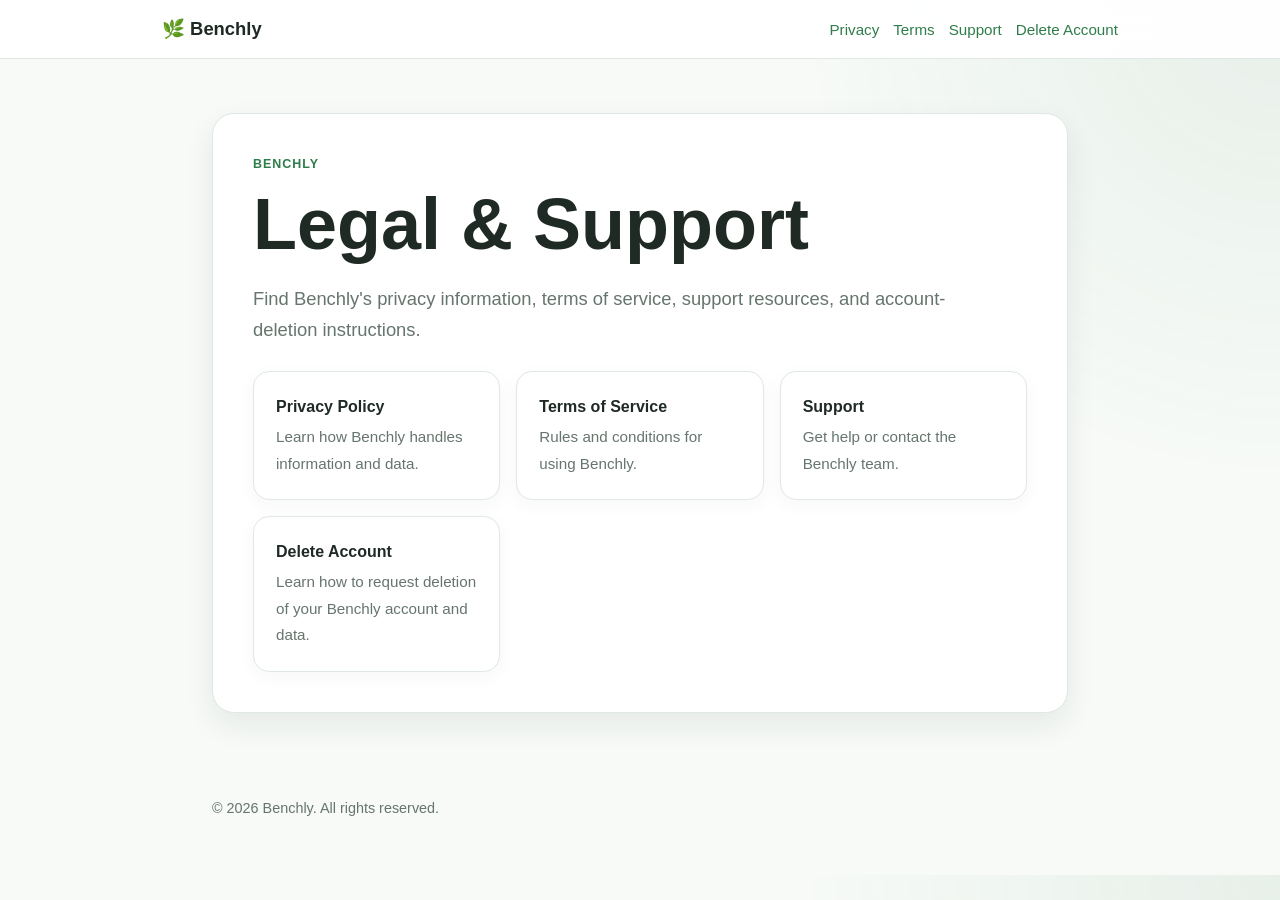
<file: index.html>
<!doctype html>
<html lang="en">
<head>
  <meta charset="utf-8">
  <meta name="viewport" content="width=device-width, initial-scale=1">
  <meta name="description" content="Legal & Support for Benchly">
  <title>Legal & Support | Benchly</title>
  <link rel="stylesheet" href="styles.css">
</head>
<body>

<header class="site-header">
  <nav class="nav">
    <a class="brand" href="index.html">🌿 Benchly</a>
    <div class="nav-links">
      <a href="privacy.html">Privacy</a>
      <a href="terms.html">Terms</a>
      <a href="support.html">Support</a>
      <a href="delete-account.html">Delete Account</a>
    </div>
  </nav>
</header>

<main class="container">

<section class="hero">
  <div class="eyebrow">Benchly</div>
  <h1>Legal & Support</h1>
  <p class="lead">
    Find Benchly's privacy information, terms of service, support resources,
    and account-deletion instructions.
  </p>

  <div class="card-grid">
    <a class="card" href="privacy.html">
      <strong>Privacy Policy</strong>
      <span>Learn how Benchly handles information and data.</span>
    </a>
    <a class="card" href="terms.html">
      <strong>Terms of Service</strong>
      <span>Rules and conditions for using Benchly.</span>
    </a>
    <a class="card" href="support.html">
      <strong>Support</strong>
      <span>Get help or contact the Benchly team.</span>
    </a>
    <a class="card" href="delete-account.html">
      <strong>Delete Account</strong>
      <span>Learn how to request deletion of your Benchly account and data.</span>
    </a>
  </div>
</section>

</main>

<footer>
  <p>© 2026 Benchly. All rights reserved.</p>
</footer>

</body>
</html>
</file>
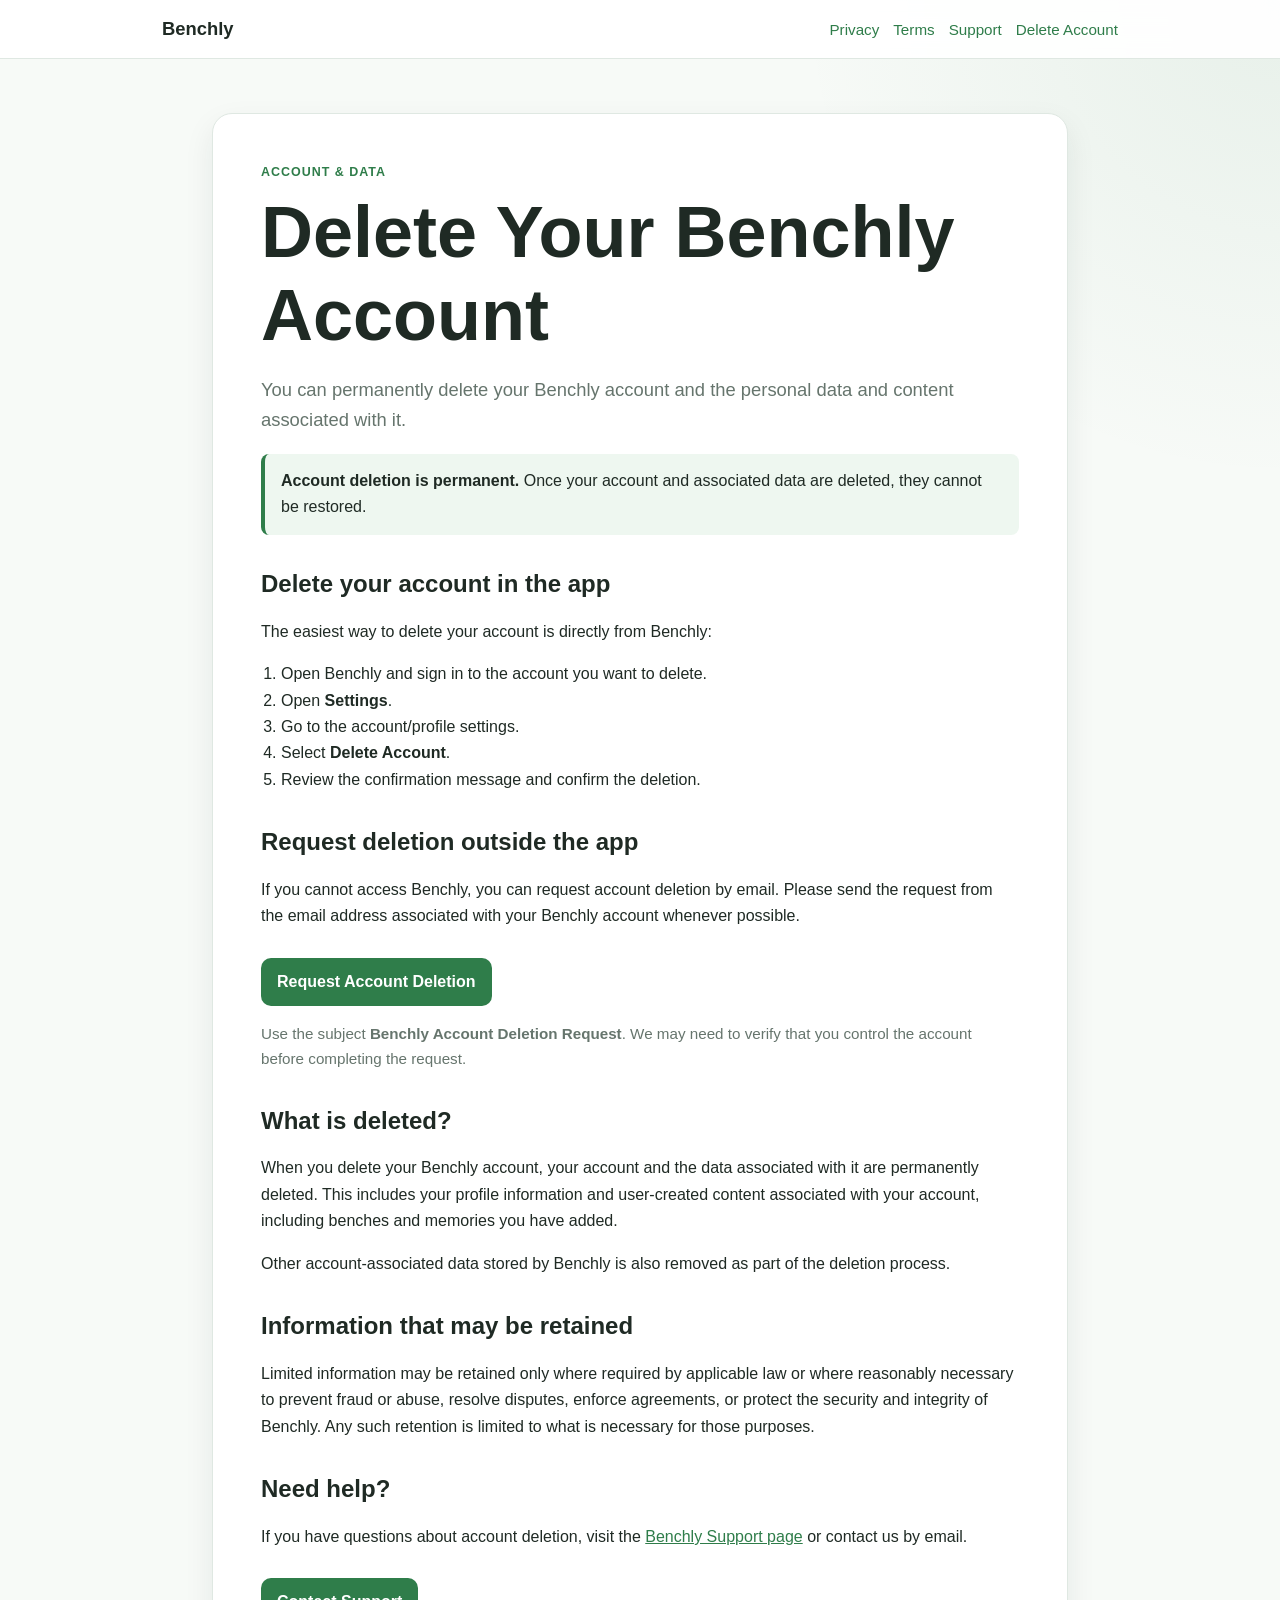
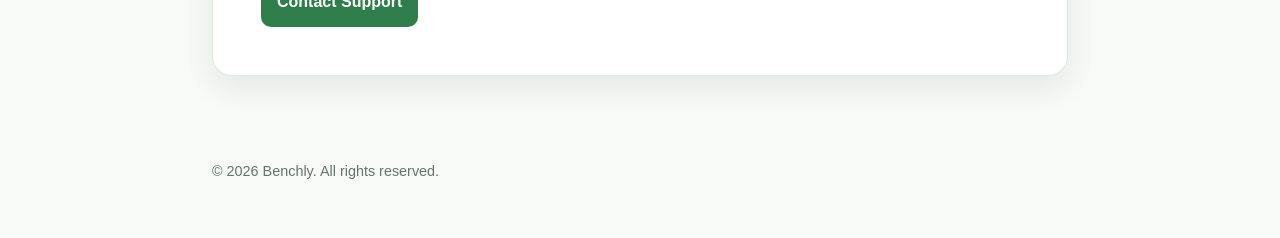
<file: delete-account.html>
<!DOCTYPE html>
<html lang="en">
<head>
  <meta charset="UTF-8" />
  <meta name="viewport" content="width=device-width, initial-scale=1.0" />
  <meta name="description" content="Learn how to permanently delete your Benchly account and associated data." />
  <title>Delete Account | Benchly</title>
  <link rel="stylesheet" href="styles.css" />
</head>
<body>
  <header class="site-header">
    <nav class="nav">
      <a class="brand" href="index.html">Benchly</a>
      <div class="nav-links">
        <a href="privacy.html">Privacy</a>
        <a href="terms.html">Terms</a>
        <a href="support.html">Support</a>
        <a href="delete-account.html">Delete Account</a>
      </div>
    </nav>
  </header>

  <main class="container">
    <article class="legal">
      <div class="eyebrow">Account &amp; Data</div>
      <h1>Delete Your Benchly Account</h1>
      <p class="lead">
        You can permanently delete your Benchly account and the personal data
        and content associated with it.
      </p>

      <div class="notice">
        <strong>Account deletion is permanent.</strong>
        Once your account and associated data are deleted, they cannot be restored.
      </div>

      <h2>Delete your account in the app</h2>
      <p>The easiest way to delete your account is directly from Benchly:</p>
      <ol>
        <li>Open Benchly and sign in to the account you want to delete.</li>
        <li>Open <strong>Settings</strong>.</li>
        <li>Go to the account/profile settings.</li>
        <li>Select <strong>Delete Account</strong>.</li>
        <li>Review the confirmation message and confirm the deletion.</li>
      </ol>

      <h2>Request deletion outside the app</h2>
      <p>
        If you cannot access Benchly, you can request account deletion by email.
        Please send the request from the email address associated with your
        Benchly account whenever possible.
      </p>

      <a
        class="button"
        href="mailto:vladimirjosifoski94@gmail.com?subject=Benchly%20Account%20Deletion%20Request"
      >
        Request Account Deletion
      </a>

      <p class="meta">
        Use the subject <strong>Benchly Account Deletion Request</strong>.
        We may need to verify that you control the account before completing the request.
      </p>

      <h2>What is deleted?</h2>
      <p>
        When you delete your Benchly account, your account and the data associated
        with it are permanently deleted. This includes your profile information
        and user-created content associated with your account, including benches
        and memories you have added.
      </p>
      <p>
        Other account-associated data stored by Benchly is also removed as part
        of the deletion process.
      </p>

      <h2>Information that may be retained</h2>
      <p>
        Limited information may be retained only where required by applicable law
        or where reasonably necessary to prevent fraud or abuse, resolve disputes,
        enforce agreements, or protect the security and integrity of Benchly.
        Any such retention is limited to what is necessary for those purposes.
      </p>

      <h2>Need help?</h2>
      <p>
        If you have questions about account deletion, visit the
        <a href="support.html">Benchly Support page</a> or contact us by email.
      </p>

      <a class="button" href="mailto:vladimirjosifoski94@gmail.com">
        Contact Support
      </a>
    </article>
  </main>

  <footer>
    <p>© 2026 Benchly. All rights reserved.</p>
  </footer>
</body>
</html>
</file>
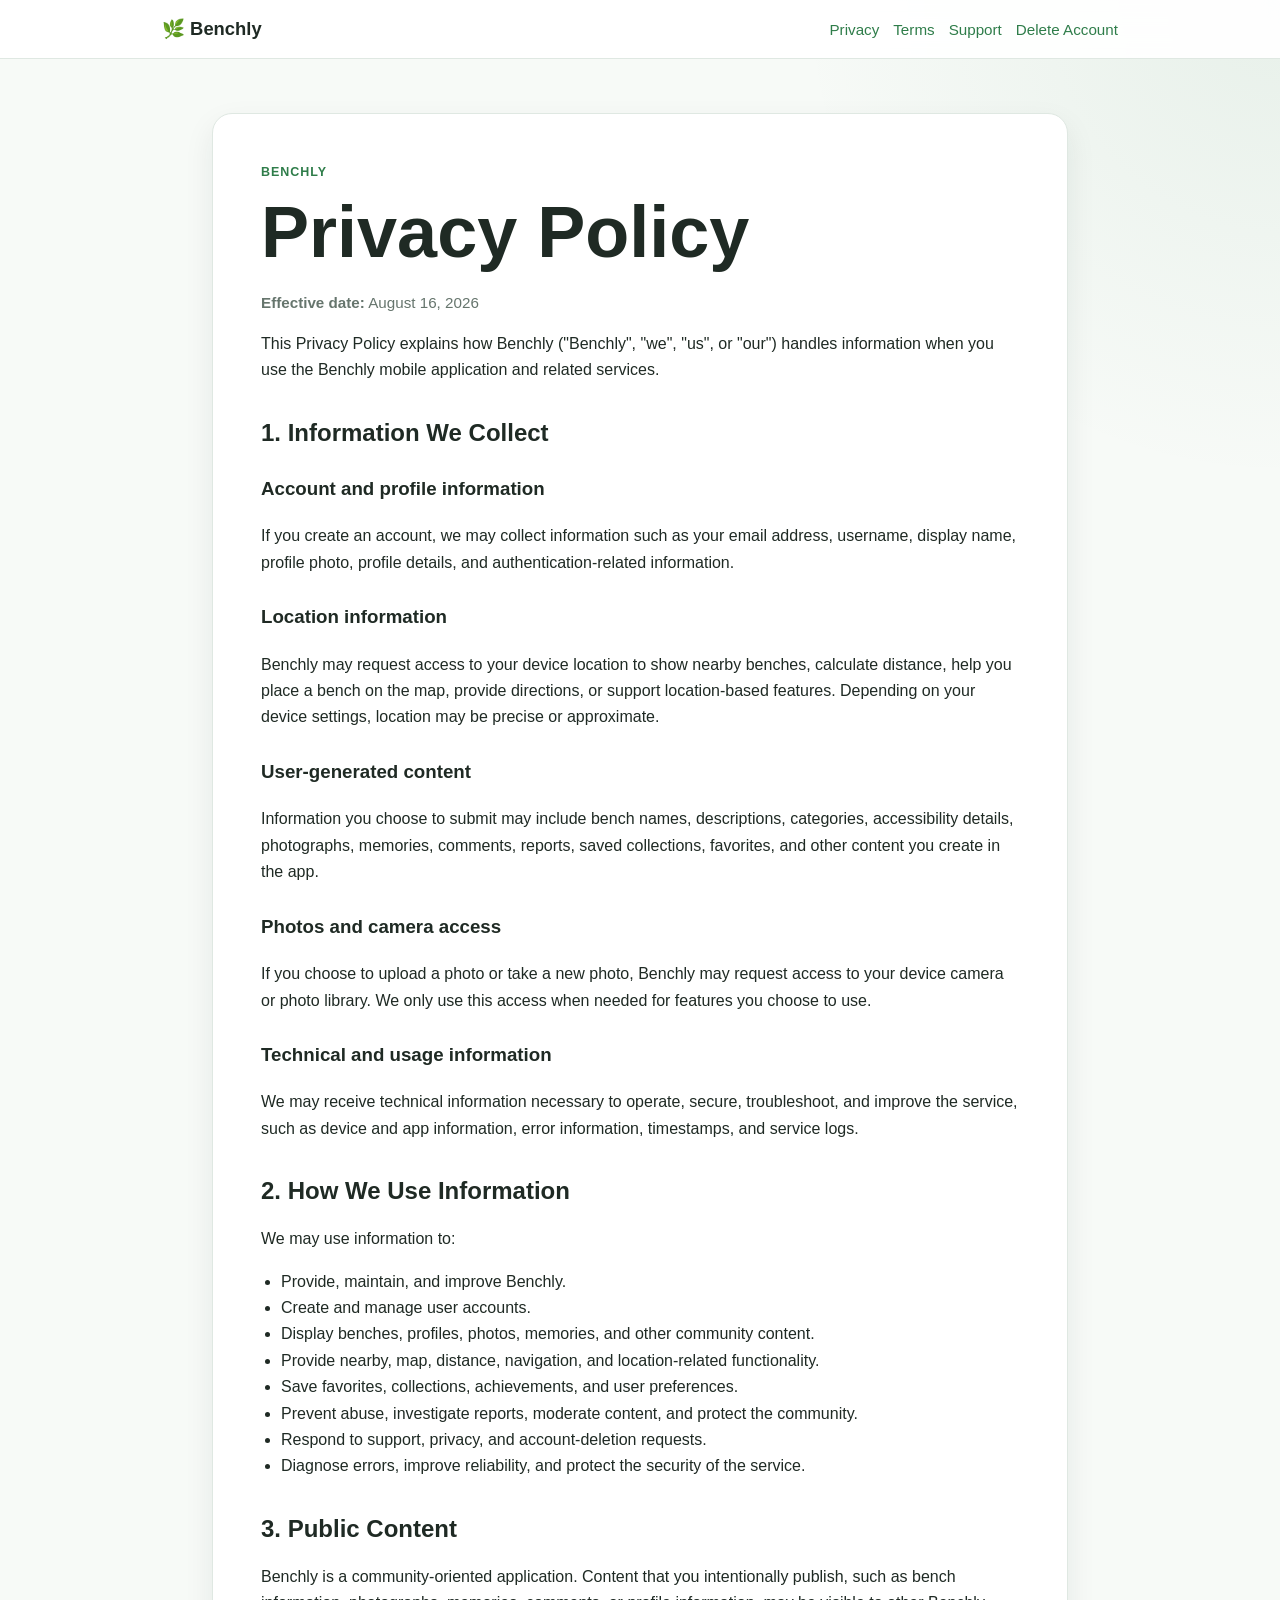
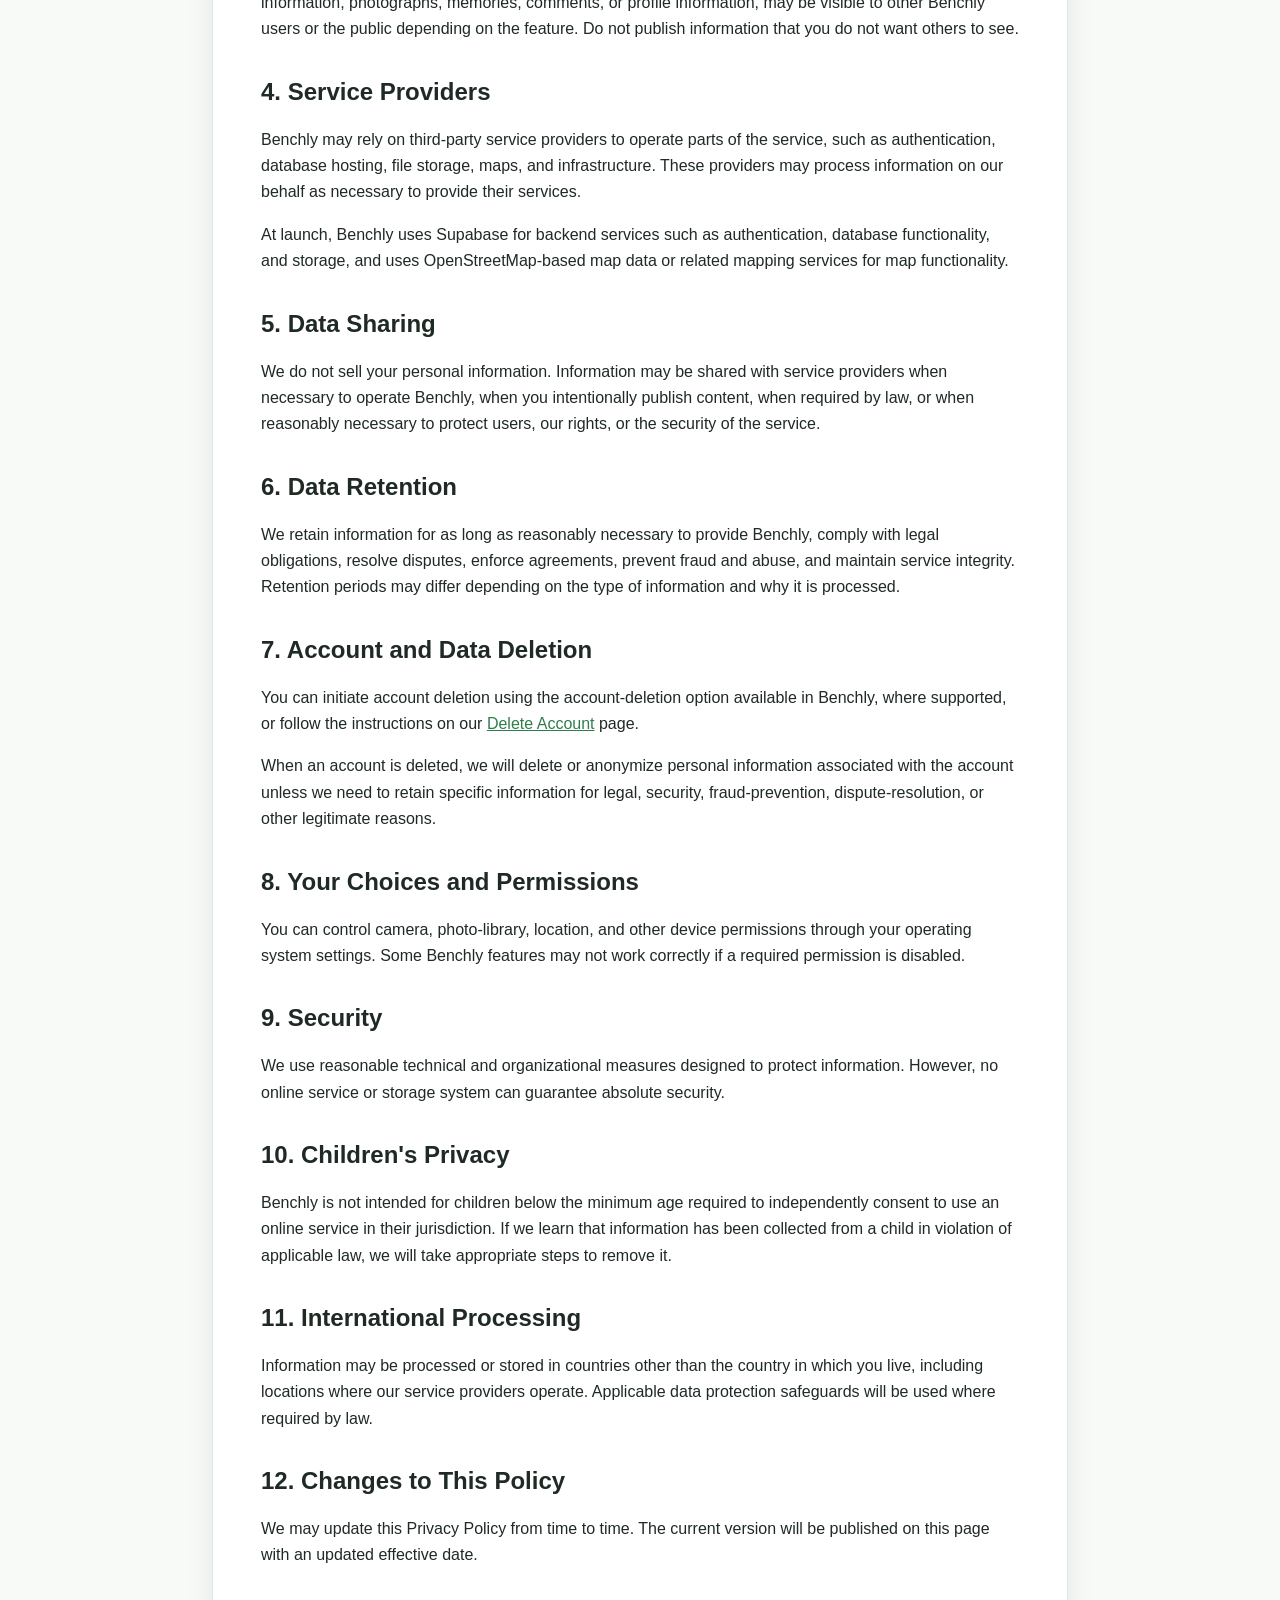
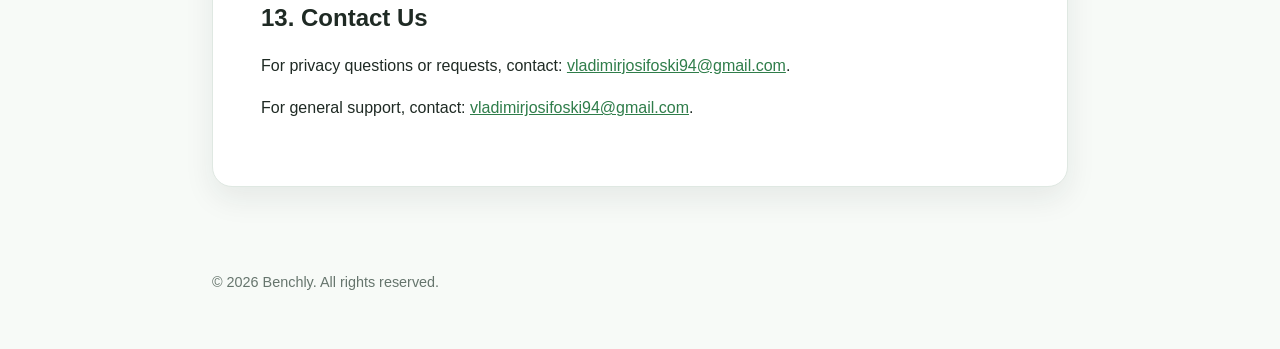
<file: privacy.html>
<!doctype html>
<html lang="en">
  <head>
    <meta charset="utf-8" />
    <meta name="viewport" content="width=device-width, initial-scale=1" />
    <meta name="description" content="Privacy Policy for Benchly" />
    <title>Privacy Policy | Benchly</title>
    <link rel="stylesheet" href="styles.css" />
  </head>
  <body>
    <header class="site-header">
      <nav class="nav">
        <a class="brand" href="index.html">🌿 Benchly</a>
        <div class="nav-links">
          <a href="privacy.html">Privacy</a>
          <a href="terms.html">Terms</a>
          <a href="support.html">Support</a>
          <a href="delete-account.html">Delete Account</a>
        </div>
      </nav>
    </header>

    <main class="container">
      <article class="legal">
        <div class="eyebrow">Benchly</div>
        <h1>Privacy Policy</h1>
        <p class="meta"><strong>Effective date:</strong> August 16, 2026</p>

        <p>
          This Privacy Policy explains how Benchly ("Benchly", "we", "us", or
          "our") handles information when you use the Benchly mobile application
          and related services.
        </p>

        <h2>1. Information We Collect</h2>

        <h3>Account and profile information</h3>
        <p>
          If you create an account, we may collect information such as your
          email address, username, display name, profile photo, profile details,
          and authentication-related information.
        </p>

        <h3>Location information</h3>
        <p>
          Benchly may request access to your device location to show nearby
          benches, calculate distance, help you place a bench on the map,
          provide directions, or support location-based features. Depending on
          your device settings, location may be precise or approximate.
        </p>

        <h3>User-generated content</h3>
        <p>
          Information you choose to submit may include bench names,
          descriptions, categories, accessibility details, photographs,
          memories, comments, reports, saved collections, favorites, and other
          content you create in the app.
        </p>

        <h3>Photos and camera access</h3>
        <p>
          If you choose to upload a photo or take a new photo, Benchly may
          request access to your device camera or photo library. We only use
          this access when needed for features you choose to use.
        </p>

        <h3>Technical and usage information</h3>
        <p>
          We may receive technical information necessary to operate, secure,
          troubleshoot, and improve the service, such as device and app
          information, error information, timestamps, and service logs.
        </p>

        <h2>2. How We Use Information</h2>
        <p>We may use information to:</p>
        <ul>
          <li>Provide, maintain, and improve Benchly.</li>
          <li>Create and manage user accounts.</li>
          <li>
            Display benches, profiles, photos, memories, and other community
            content.
          </li>
          <li>
            Provide nearby, map, distance, navigation, and location-related
            functionality.
          </li>
          <li>
            Save favorites, collections, achievements, and user preferences.
          </li>
          <li>
            Prevent abuse, investigate reports, moderate content, and protect
            the community.
          </li>
          <li>Respond to support, privacy, and account-deletion requests.</li>
          <li>
            Diagnose errors, improve reliability, and protect the security of
            the service.
          </li>
        </ul>

        <h2>3. Public Content</h2>
        <p>
          Benchly is a community-oriented application. Content that you
          intentionally publish, such as bench information, photographs,
          memories, comments, or profile information, may be visible to other
          Benchly users or the public depending on the feature. Do not publish
          information that you do not want others to see.
        </p>

        <h2>4. Service Providers</h2>
        <p>
          Benchly may rely on third-party service providers to operate parts of
          the service, such as authentication, database hosting, file storage,
          maps, and infrastructure. These providers may process information on
          our behalf as necessary to provide their services.
        </p>
        <p>
          At launch, Benchly uses Supabase for backend services such as
          authentication, database functionality, and storage, and uses
          OpenStreetMap-based map data or related mapping services for map
          functionality.
        </p>

        <h2>5. Data Sharing</h2>
        <p>
          We do not sell your personal information. Information may be shared
          with service providers when necessary to operate Benchly, when you
          intentionally publish content, when required by law, or when
          reasonably necessary to protect users, our rights, or the security of
          the service.
        </p>

        <h2>6. Data Retention</h2>
        <p>
          We retain information for as long as reasonably necessary to provide
          Benchly, comply with legal obligations, resolve disputes, enforce
          agreements, prevent fraud and abuse, and maintain service integrity.
          Retention periods may differ depending on the type of information and
          why it is processed.
        </p>

        <h2>7. Account and Data Deletion</h2>
        <p>
          You can initiate account deletion using the account-deletion option
          available in Benchly, where supported, or follow the instructions on
          our
          <a href="delete-account.html">Delete Account</a> page.
        </p>
        <p>
          When an account is deleted, we will delete or anonymize personal
          information associated with the account unless we need to retain
          specific information for legal, security, fraud-prevention,
          dispute-resolution, or other legitimate reasons.
        </p>

        <h2>8. Your Choices and Permissions</h2>
        <p>
          You can control camera, photo-library, location, and other device
          permissions through your operating system settings. Some Benchly
          features may not work correctly if a required permission is disabled.
        </p>

        <h2>9. Security</h2>
        <p>
          We use reasonable technical and organizational measures designed to
          protect information. However, no online service or storage system can
          guarantee absolute security.
        </p>

        <h2>10. Children's Privacy</h2>
        <p>
          Benchly is not intended for children below the minimum age required to
          independently consent to use an online service in their jurisdiction.
          If we learn that information has been collected from a child in
          violation of applicable law, we will take appropriate steps to remove
          it.
        </p>

        <h2>11. International Processing</h2>
        <p>
          Information may be processed or stored in countries other than the
          country in which you live, including locations where our service
          providers operate. Applicable data protection safeguards will be used
          where required by law.
        </p>

        <h2>12. Changes to This Policy</h2>
        <p>
          We may update this Privacy Policy from time to time. The current
          version will be published on this page with an updated effective date.
        </p>

        <h2>13. Contact Us</h2>
        <p>
          For privacy questions or requests, contact:
          <a href="mailto:vladimirjosifoski94@gmail.com"
            >vladimirjosifoski94@gmail.com</a
          >.
        </p>
        <p>
          For general support, contact:
          <a href="mailto:vladimirjosifoski94@gmail.com"
            >vladimirjosifoski94@gmail.com</a
          >.
        </p>
      </article>
    </main>

    <footer>
      <p>© 2026 Benchly. All rights reserved.</p>
    </footer>
  </body>
</html>
</file>
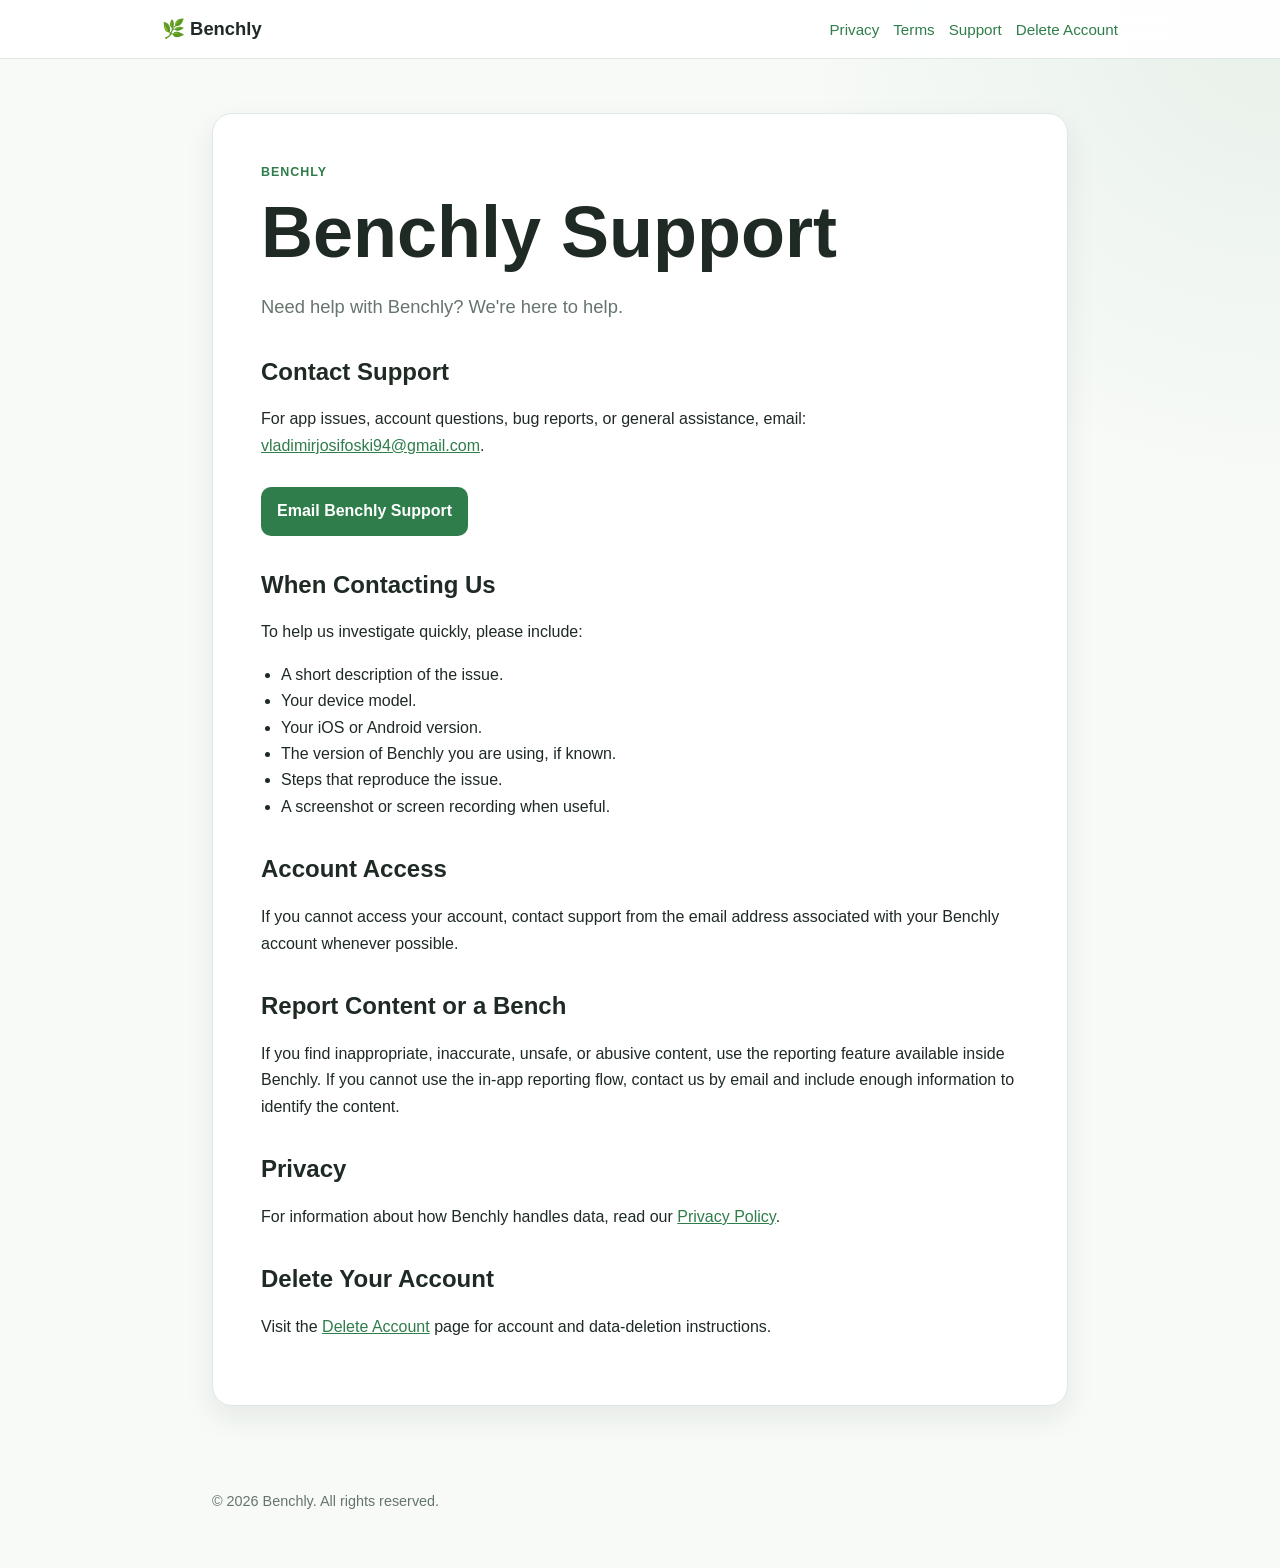
<file: support.html>
<!doctype html>
<html lang="en">
  <head>
    <meta charset="utf-8" />
    <meta name="viewport" content="width=device-width, initial-scale=1" />
    <meta name="description" content="Support for Benchly" />
    <title>Support | Benchly</title>
    <link rel="stylesheet" href="styles.css" />
  </head>
  <body>
    <header class="site-header">
      <nav class="nav">
        <a class="brand" href="index.html">🌿 Benchly</a>
        <div class="nav-links">
          <a href="privacy.html">Privacy</a>
          <a href="terms.html">Terms</a>
          <a href="support.html">Support</a>
          <a href="delete-account.html">Delete Account</a>
        </div>
      </nav>
    </header>

    <main class="container">
      <article class="legal">
        <div class="eyebrow">Benchly</div>
        <h1>Benchly Support</h1>
        <p class="lead">Need help with Benchly? We're here to help.</p>

        <h2>Contact Support</h2>
        <p>
          For app issues, account questions, bug reports, or general assistance,
          email:
          <a href="mailto:vladimirjosifoski94@gmail.com"
            >vladimirjosifoski94@gmail.com</a
          >.
        </p>

        <a class="button" href="mailto:vladimirjosifoski94@gmail.com"
          >Email Benchly Support</a
        >

        <h2>When Contacting Us</h2>
        <p>To help us investigate quickly, please include:</p>
        <ul>
          <li>A short description of the issue.</li>
          <li>Your device model.</li>
          <li>Your iOS or Android version.</li>
          <li>The version of Benchly you are using, if known.</li>
          <li>Steps that reproduce the issue.</li>
          <li>A screenshot or screen recording when useful.</li>
        </ul>

        <h2>Account Access</h2>
        <p>
          If you cannot access your account, contact support from the email
          address associated with your Benchly account whenever possible.
        </p>

        <h2>Report Content or a Bench</h2>
        <p>
          If you find inappropriate, inaccurate, unsafe, or abusive content, use
          the reporting feature available inside Benchly. If you cannot use the
          in-app reporting flow, contact us by email and include enough
          information to identify the content.
        </p>

        <h2>Privacy</h2>
        <p>
          For information about how Benchly handles data, read our
          <a href="privacy.html">Privacy Policy</a>.
        </p>

        <h2>Delete Your Account</h2>
        <p>
          Visit the <a href="delete-account.html">Delete Account</a> page for
          account and data-deletion instructions.
        </p>
      </article>
    </main>

    <footer>
      <p>© 2026 Benchly. All rights reserved.</p>
    </footer>
  </body>
</html>
</file>
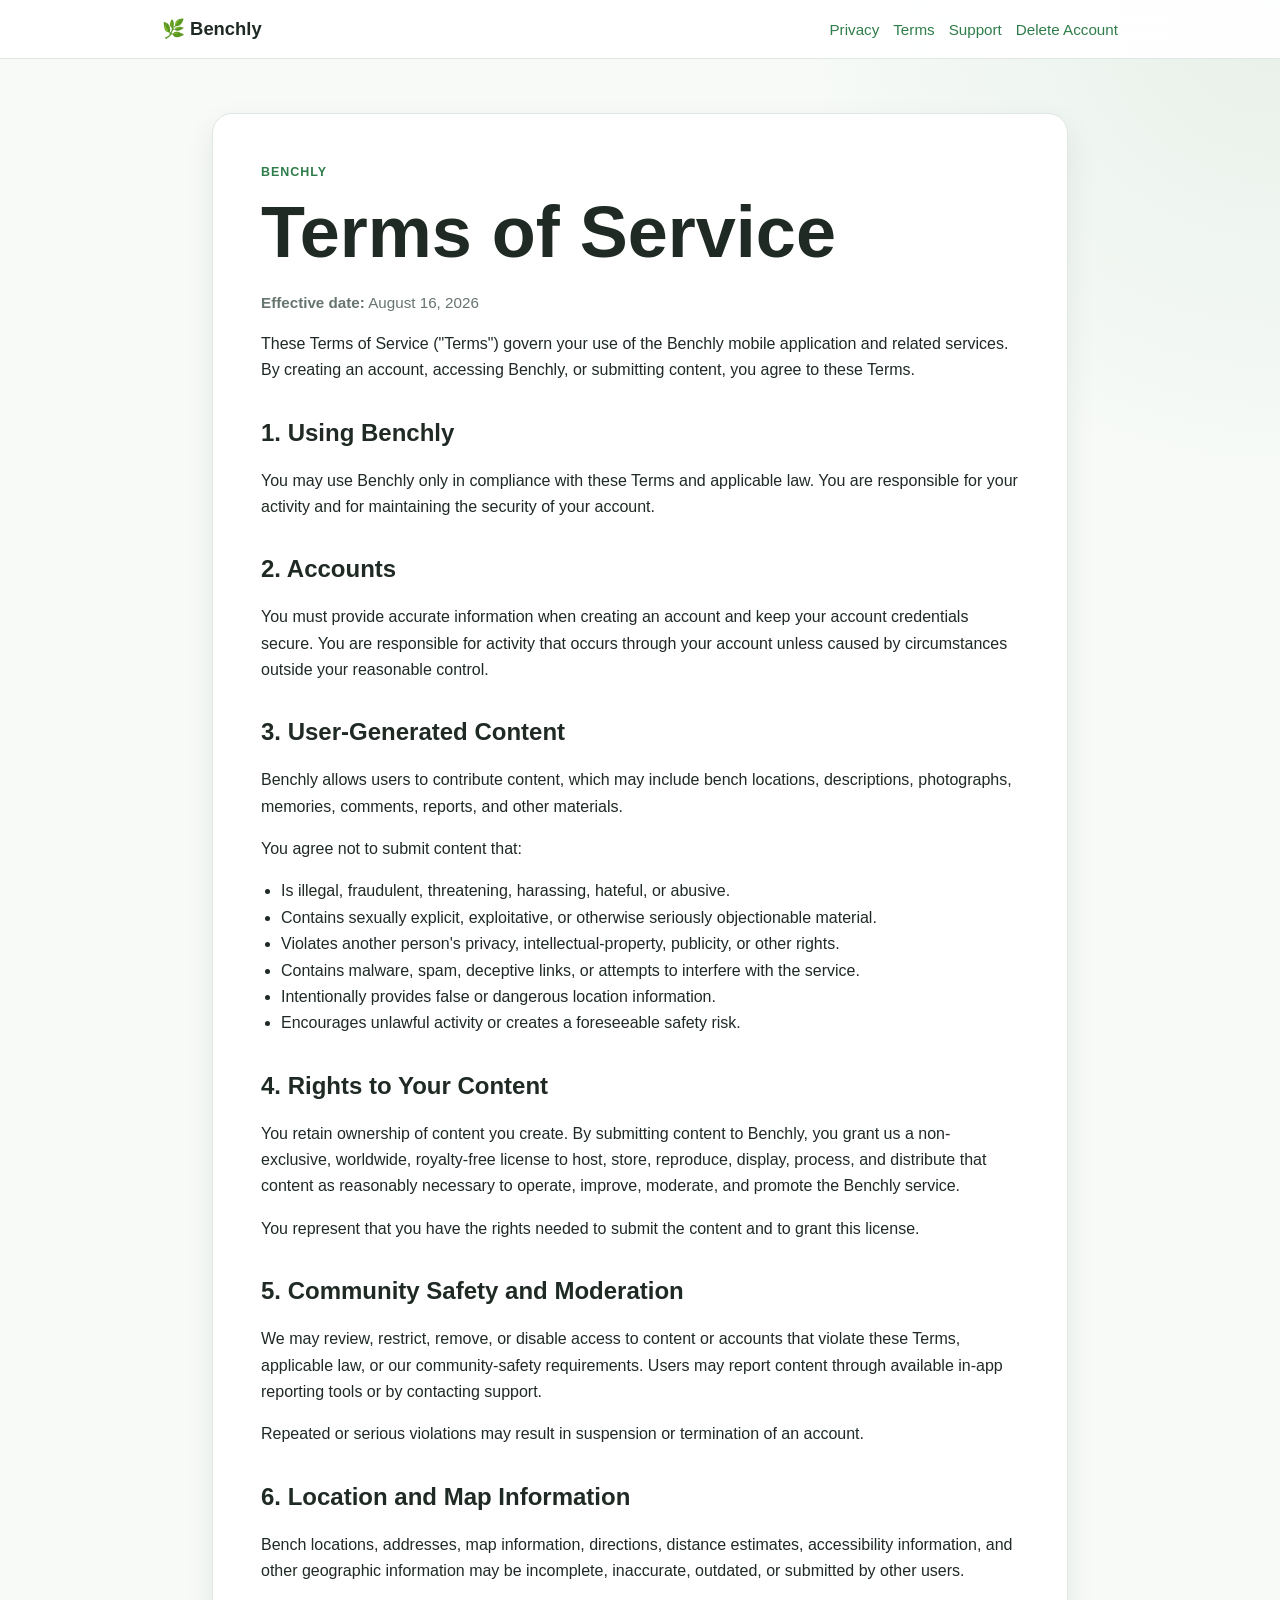
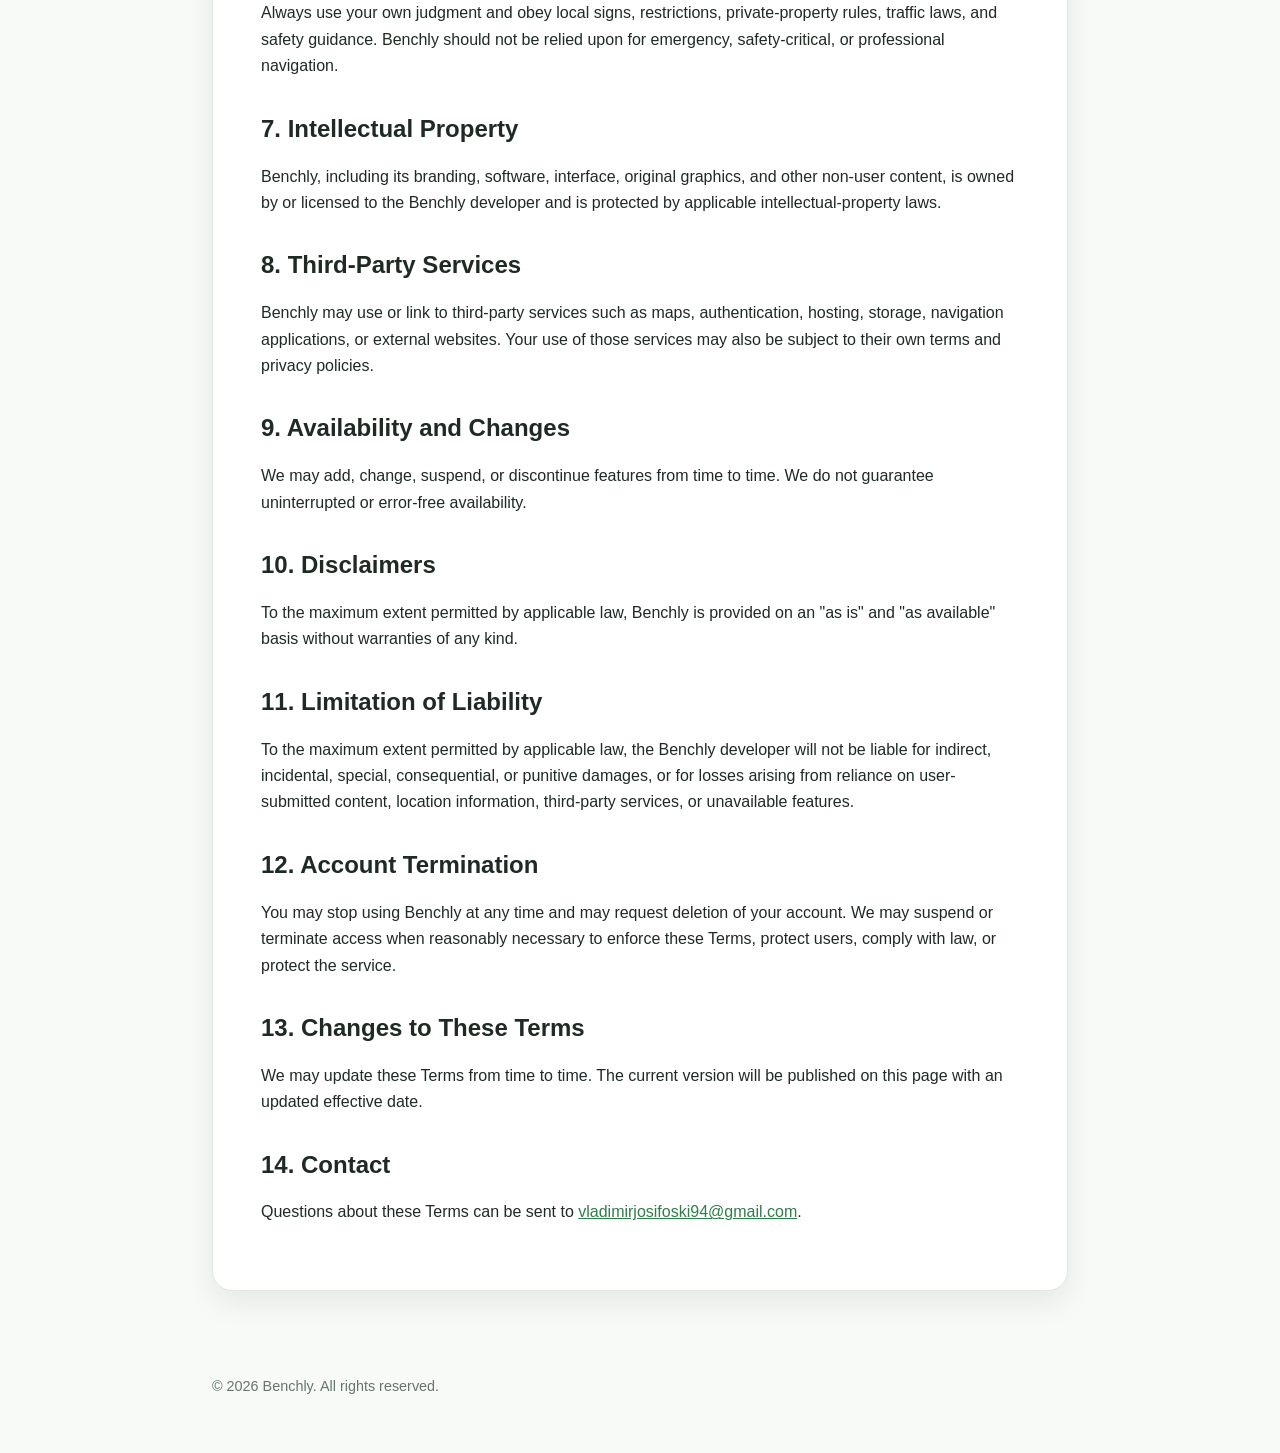
<file: terms.html>
<!doctype html>
<html lang="en">
  <head>
    <meta charset="utf-8" />
    <meta name="viewport" content="width=device-width, initial-scale=1" />
    <meta name="description" content="Terms of Service for Benchly" />
    <title>Terms of Service | Benchly</title>
    <link rel="stylesheet" href="styles.css" />
  </head>
  <body>
    <header class="site-header">
      <nav class="nav">
        <a class="brand" href="index.html">🌿 Benchly</a>
        <div class="nav-links">
          <a href="privacy.html">Privacy</a>
          <a href="terms.html">Terms</a>
          <a href="support.html">Support</a>
          <a href="delete-account.html">Delete Account</a>
        </div>
      </nav>
    </header>

    <main class="container">
      <article class="legal">
        <div class="eyebrow">Benchly</div>
        <h1>Terms of Service</h1>
        <p class="meta"><strong>Effective date:</strong> August 16, 2026</p>

        <p>
          These Terms of Service ("Terms") govern your use of the Benchly mobile
          application and related services. By creating an account, accessing
          Benchly, or submitting content, you agree to these Terms.
        </p>

        <h2>1. Using Benchly</h2>
        <p>
          You may use Benchly only in compliance with these Terms and applicable
          law. You are responsible for your activity and for maintaining the
          security of your account.
        </p>

        <h2>2. Accounts</h2>
        <p>
          You must provide accurate information when creating an account and
          keep your account credentials secure. You are responsible for activity
          that occurs through your account unless caused by circumstances
          outside your reasonable control.
        </p>

        <h2>3. User-Generated Content</h2>
        <p>
          Benchly allows users to contribute content, which may include bench
          locations, descriptions, photographs, memories, comments, reports, and
          other materials.
        </p>
        <p>You agree not to submit content that:</p>
        <ul>
          <li>
            Is illegal, fraudulent, threatening, harassing, hateful, or abusive.
          </li>
          <li>
            Contains sexually explicit, exploitative, or otherwise seriously
            objectionable material.
          </li>
          <li>
            Violates another person's privacy, intellectual-property, publicity,
            or other rights.
          </li>
          <li>
            Contains malware, spam, deceptive links, or attempts to interfere
            with the service.
          </li>
          <li>
            Intentionally provides false or dangerous location information.
          </li>
          <li>
            Encourages unlawful activity or creates a foreseeable safety risk.
          </li>
        </ul>

        <h2>4. Rights to Your Content</h2>
        <p>
          You retain ownership of content you create. By submitting content to
          Benchly, you grant us a non-exclusive, worldwide, royalty-free license
          to host, store, reproduce, display, process, and distribute that
          content as reasonably necessary to operate, improve, moderate, and
          promote the Benchly service.
        </p>
        <p>
          You represent that you have the rights needed to submit the content
          and to grant this license.
        </p>

        <h2>5. Community Safety and Moderation</h2>
        <p>
          We may review, restrict, remove, or disable access to content or
          accounts that violate these Terms, applicable law, or our
          community-safety requirements. Users may report content through
          available in-app reporting tools or by contacting support.
        </p>
        <p>
          Repeated or serious violations may result in suspension or termination
          of an account.
        </p>

        <h2>6. Location and Map Information</h2>
        <p>
          Bench locations, addresses, map information, directions, distance
          estimates, accessibility information, and other geographic information
          may be incomplete, inaccurate, outdated, or submitted by other users.
        </p>
        <p>
          Always use your own judgment and obey local signs, restrictions,
          private-property rules, traffic laws, and safety guidance. Benchly
          should not be relied upon for emergency, safety-critical, or
          professional navigation.
        </p>

        <h2>7. Intellectual Property</h2>
        <p>
          Benchly, including its branding, software, interface, original
          graphics, and other non-user content, is owned by or licensed to the
          Benchly developer and is protected by applicable intellectual-property
          laws.
        </p>

        <h2>8. Third-Party Services</h2>
        <p>
          Benchly may use or link to third-party services such as maps,
          authentication, hosting, storage, navigation applications, or external
          websites. Your use of those services may also be subject to their own
          terms and privacy policies.
        </p>

        <h2>9. Availability and Changes</h2>
        <p>
          We may add, change, suspend, or discontinue features from time to
          time. We do not guarantee uninterrupted or error-free availability.
        </p>

        <h2>10. Disclaimers</h2>
        <p>
          To the maximum extent permitted by applicable law, Benchly is provided
          on an "as is" and "as available" basis without warranties of any kind.
        </p>

        <h2>11. Limitation of Liability</h2>
        <p>
          To the maximum extent permitted by applicable law, the Benchly
          developer will not be liable for indirect, incidental, special,
          consequential, or punitive damages, or for losses arising from
          reliance on user-submitted content, location information, third-party
          services, or unavailable features.
        </p>

        <h2>12. Account Termination</h2>
        <p>
          You may stop using Benchly at any time and may request deletion of
          your account. We may suspend or terminate access when reasonably
          necessary to enforce these Terms, protect users, comply with law, or
          protect the service.
        </p>

        <h2>13. Changes to These Terms</h2>
        <p>
          We may update these Terms from time to time. The current version will
          be published on this page with an updated effective date.
        </p>

        <h2>14. Contact</h2>
        <p>
          Questions about these Terms can be sent to
          <a href="mailto:vladimirjosifoski94@gmail.com"
            >vladimirjosifoski94@gmail.com</a
          >.
        </p>
      </article>
    </main>

    <footer>
      <p>© 2026 Benchly. All rights reserved.</p>
    </footer>
  </body>
</html>
</file>
<file: styles.css>
:root {
  --bg: #f7faf7;
  --surface: #ffffff;
  --text: #1f2a24;
  --muted: #66756d;
  --brand: #2f7d4a;
  --brand-dark: #245f39;
  --border: #dfe8e2;
  --shadow: 0 12px 30px rgba(31, 42, 36, 0.08);
}

* { box-sizing: border-box; }

html { scroll-behavior: smooth; }

body {
  margin: 0;
  font-family: -apple-system, BlinkMacSystemFont, "Segoe UI", Roboto, Helvetica, Arial, sans-serif;
  color: var(--text);
  background:
    radial-gradient(circle at top right, rgba(47,125,74,.08), transparent 30rem),
    var(--bg);
  line-height: 1.65;
}

a { color: var(--brand); }
a:hover { color: var(--brand-dark); }

.site-header {
  border-bottom: 1px solid var(--border);
  background: rgba(255,255,255,.92);
  position: sticky;
  top: 0;
  z-index: 10;
  backdrop-filter: blur(12px);
}

.nav {
  max-width: 1000px;
  margin: 0 auto;
  padding: 14px 22px;
  display: flex;
  gap: 18px;
  align-items: center;
  justify-content: space-between;
}

.brand {
  font-weight: 800;
  text-decoration: none;
  color: var(--text);
  font-size: 1.15rem;
}

.nav-links {
  display: flex;
  gap: 14px;
  flex-wrap: wrap;
  justify-content: flex-end;
}

.nav-links a {
  text-decoration: none;
  font-size: .95rem;
}

.container {
  max-width: 900px;
  margin: 0 auto;
  padding: 54px 22px 70px;
}

.hero {
  padding: 40px;
  background: var(--surface);
  border: 1px solid var(--border);
  border-radius: 22px;
  box-shadow: var(--shadow);
}

.eyebrow {
  color: var(--brand);
  font-weight: 700;
  letter-spacing: .08em;
  text-transform: uppercase;
  font-size: .78rem;
}

h1 {
  line-height: 1.15;
  font-size: clamp(2.2rem, 6vw, 4.5rem);
  margin: 8px 0 16px;
}

h2 {
  margin-top: 34px;
  line-height: 1.25;
}

h3 { margin-top: 26px; }

.lead {
  font-size: 1.15rem;
  color: var(--muted);
  max-width: 720px;
}

.card-grid {
  margin-top: 26px;
  display: grid;
  grid-template-columns: repeat(auto-fit, minmax(220px, 1fr));
  gap: 16px;
}

.card {
  display: block;
  padding: 22px;
  background: var(--surface);
  border: 1px solid var(--border);
  border-radius: 16px;
  text-decoration: none;
  color: var(--text);
  box-shadow: 0 5px 18px rgba(31,42,36,.04);
}

.card strong {
  display: block;
  margin-bottom: 4px;
}

.card span {
  color: var(--muted);
  font-size: .95rem;
}

.legal {
  background: var(--surface);
  border: 1px solid var(--border);
  border-radius: 20px;
  padding: clamp(24px, 5vw, 48px);
  box-shadow: var(--shadow);
}

.notice {
  padding: 14px 16px;
  border-left: 4px solid var(--brand);
  background: #eef7f0;
  border-radius: 8px;
}

.meta {
  color: var(--muted);
  font-size: .95rem;
}

code.inline {
  background: #eef2ef;
  padding: 2px 6px;
  border-radius: 6px;
}

.button {
  display: inline-block;
  margin-top: 12px;
  padding: 11px 16px;
  border-radius: 10px;
  color: white;
  background: var(--brand);
  text-decoration: none;
  font-weight: 700;
}

.button:hover {
  background: var(--brand-dark);
  color: white;
}

footer {
  max-width: 900px;
  margin: 0 auto;
  padding: 0 22px 40px;
  color: var(--muted);
  font-size: .9rem;
}

ul, ol { padding-left: 1.25rem; }

@media (max-width: 650px) {
  .nav {
    align-items: flex-start;
    flex-direction: column;
  }
  .nav-links {
    justify-content: flex-start;
  }
  .hero { padding: 28px; }
}
</file>
